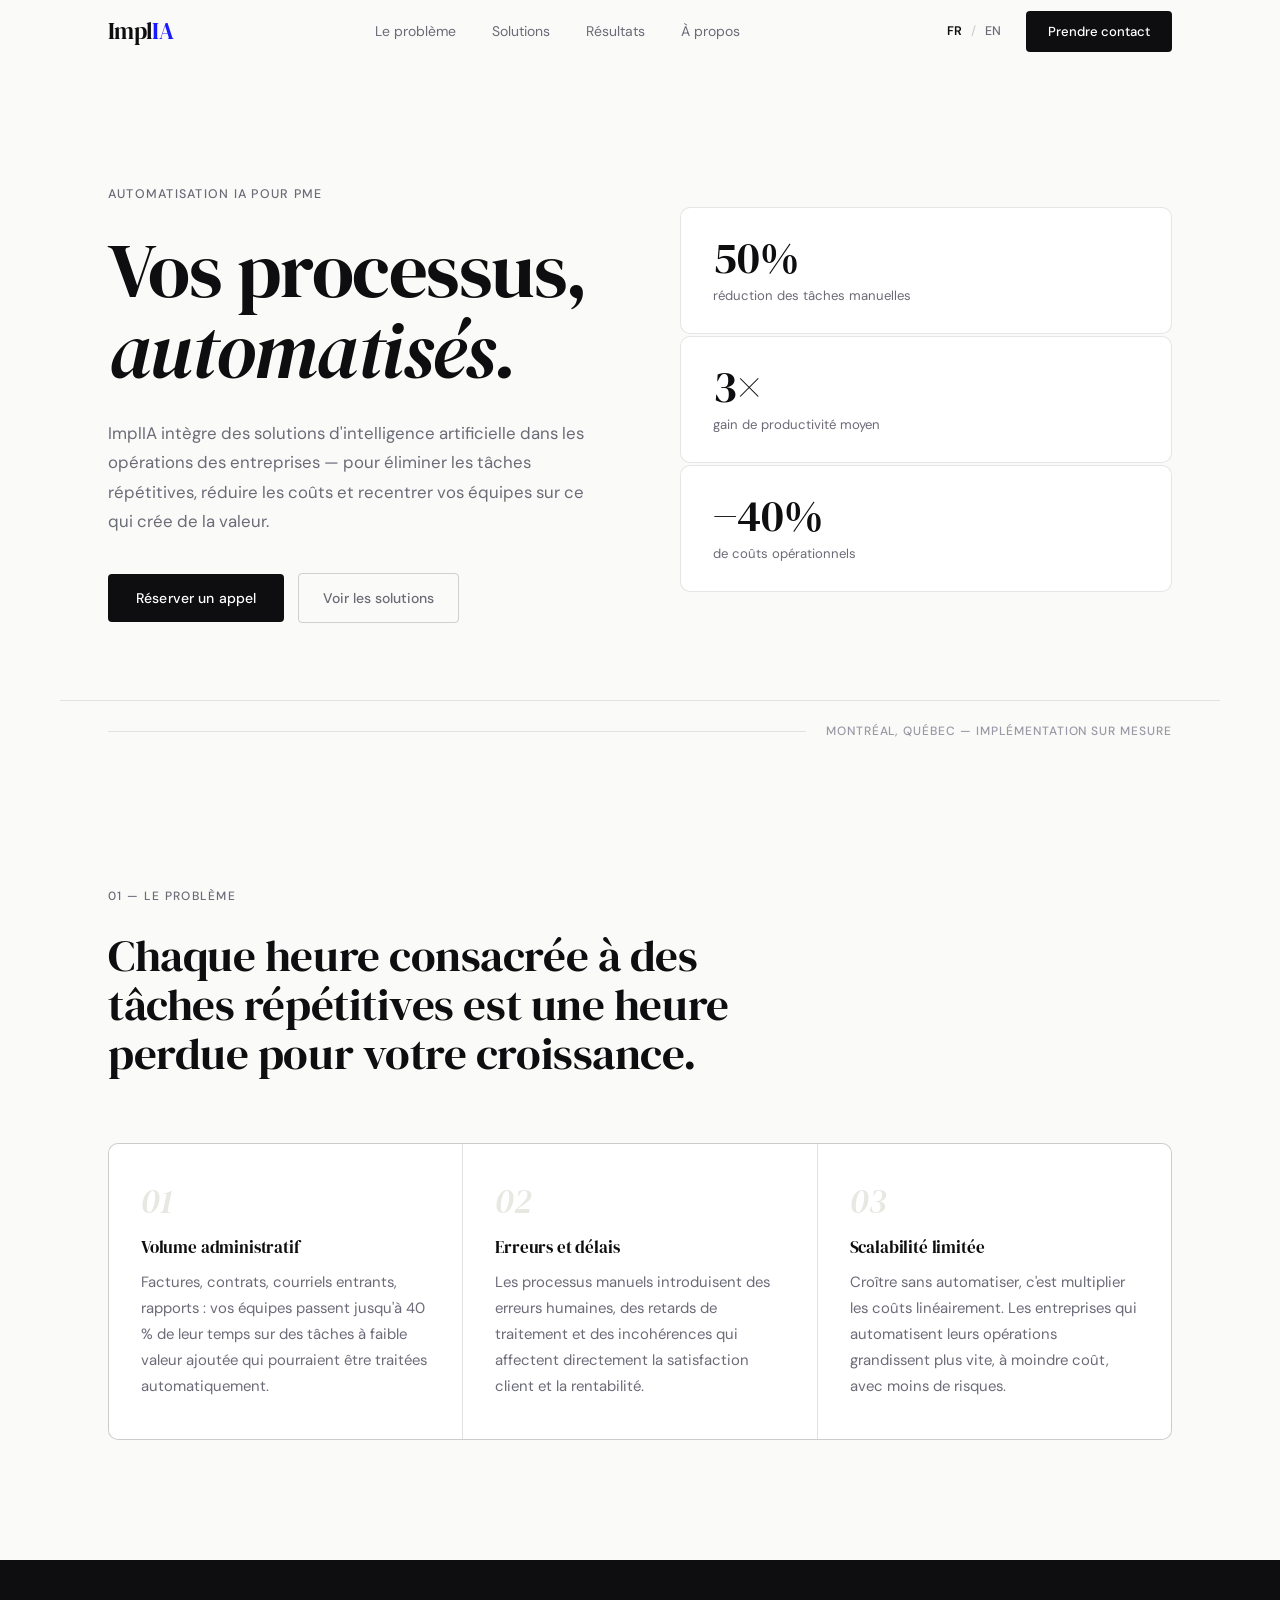
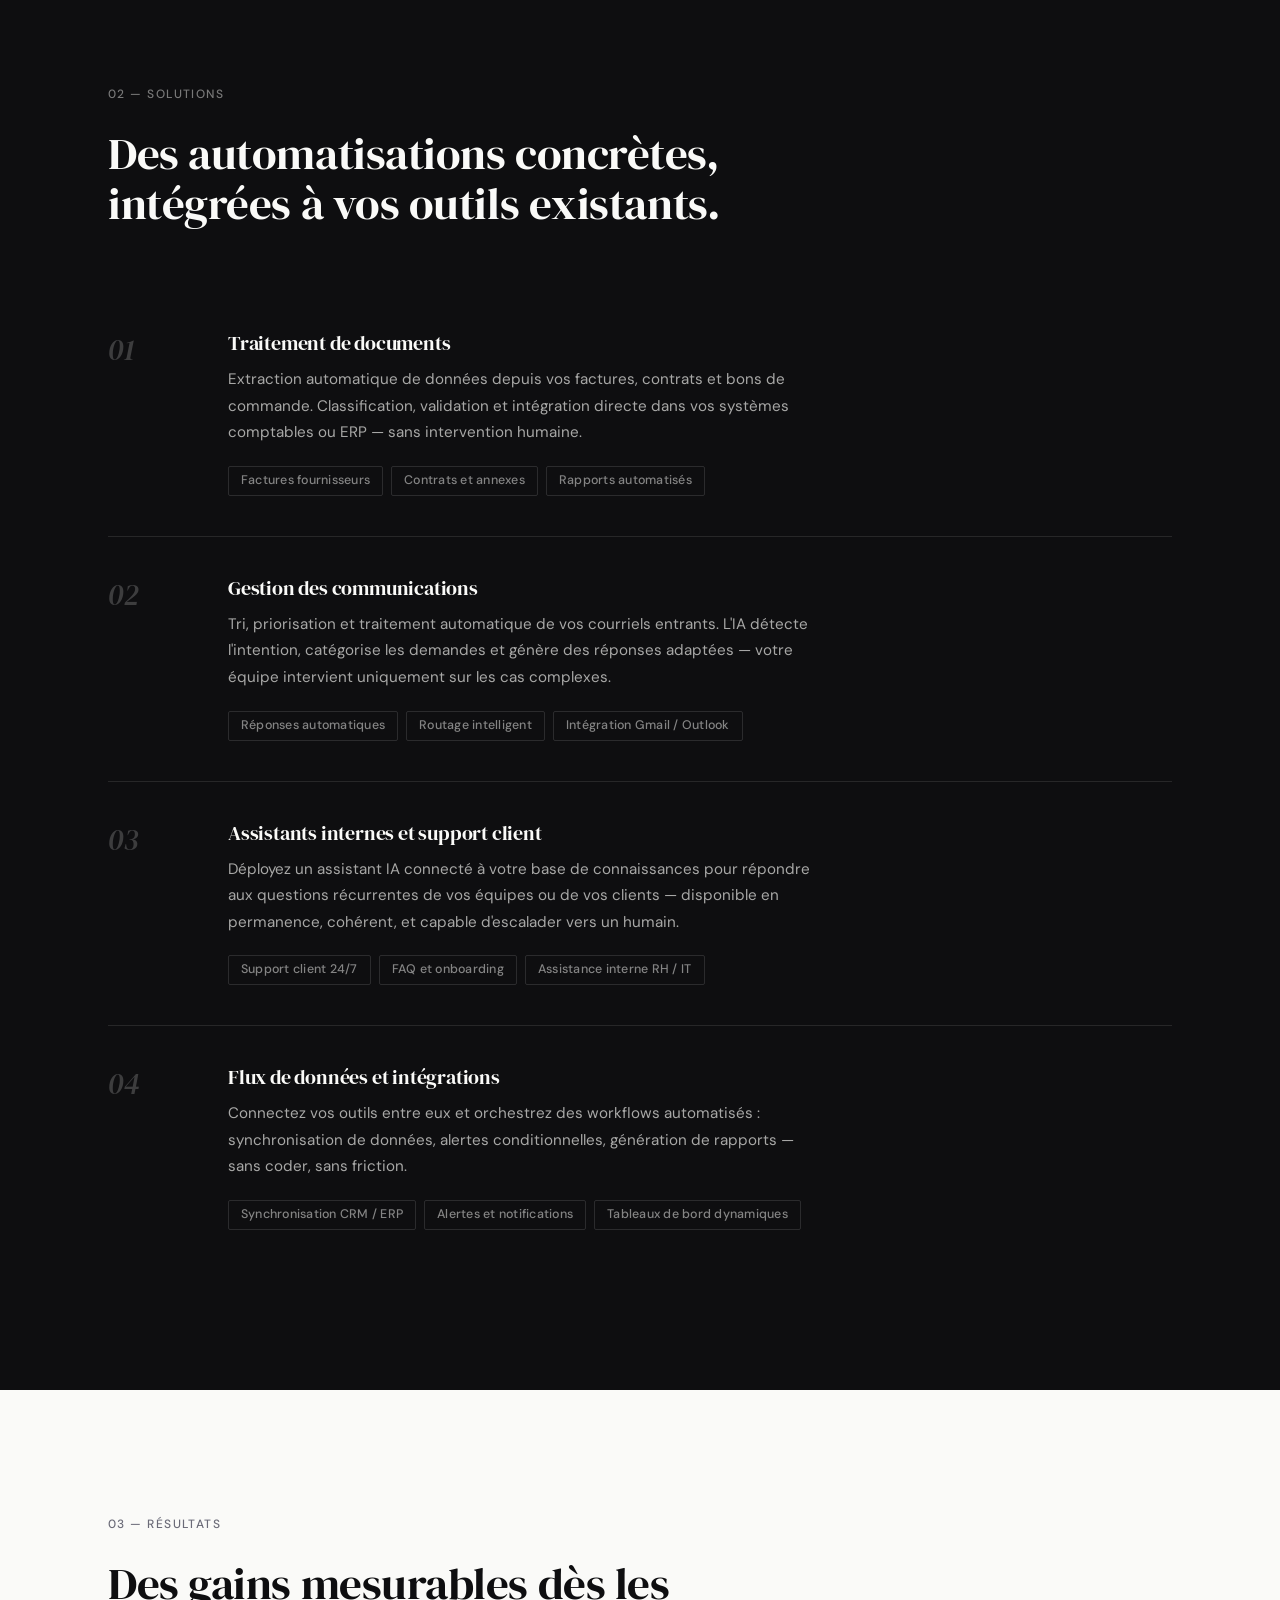
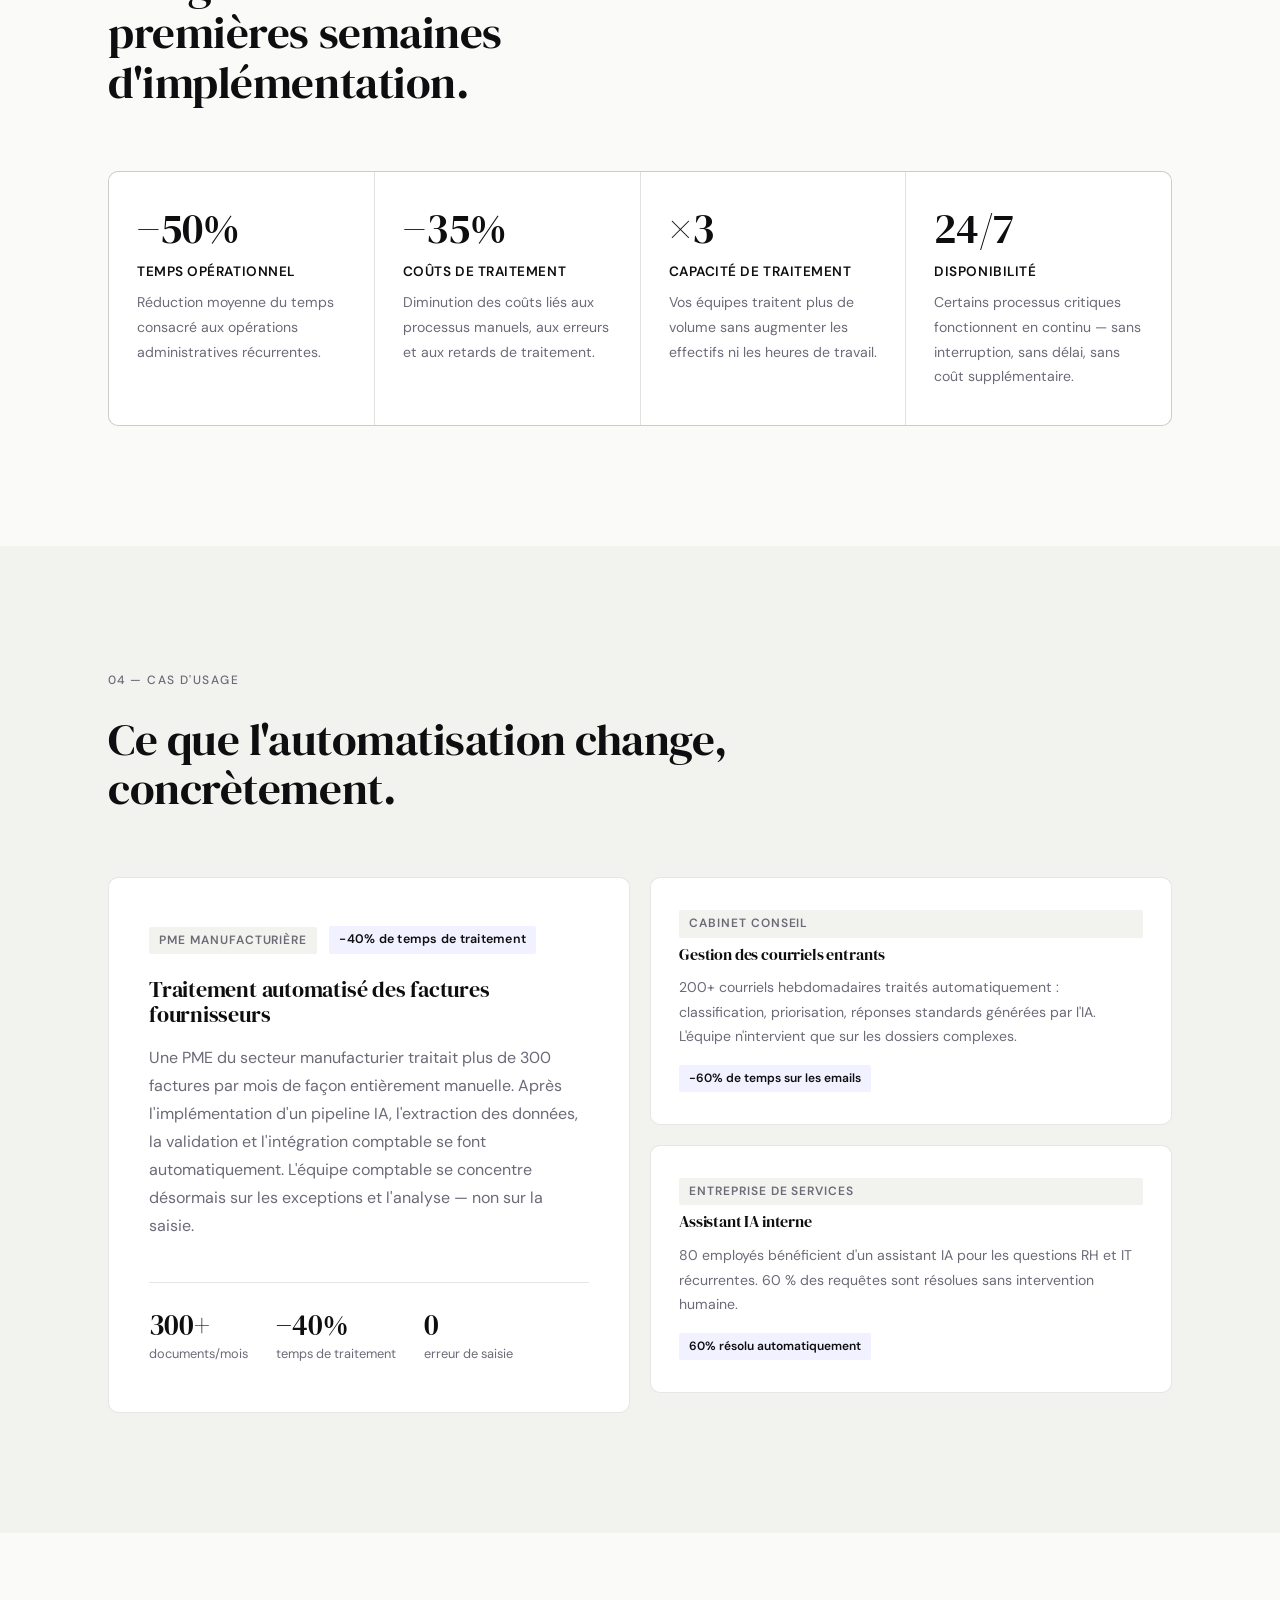
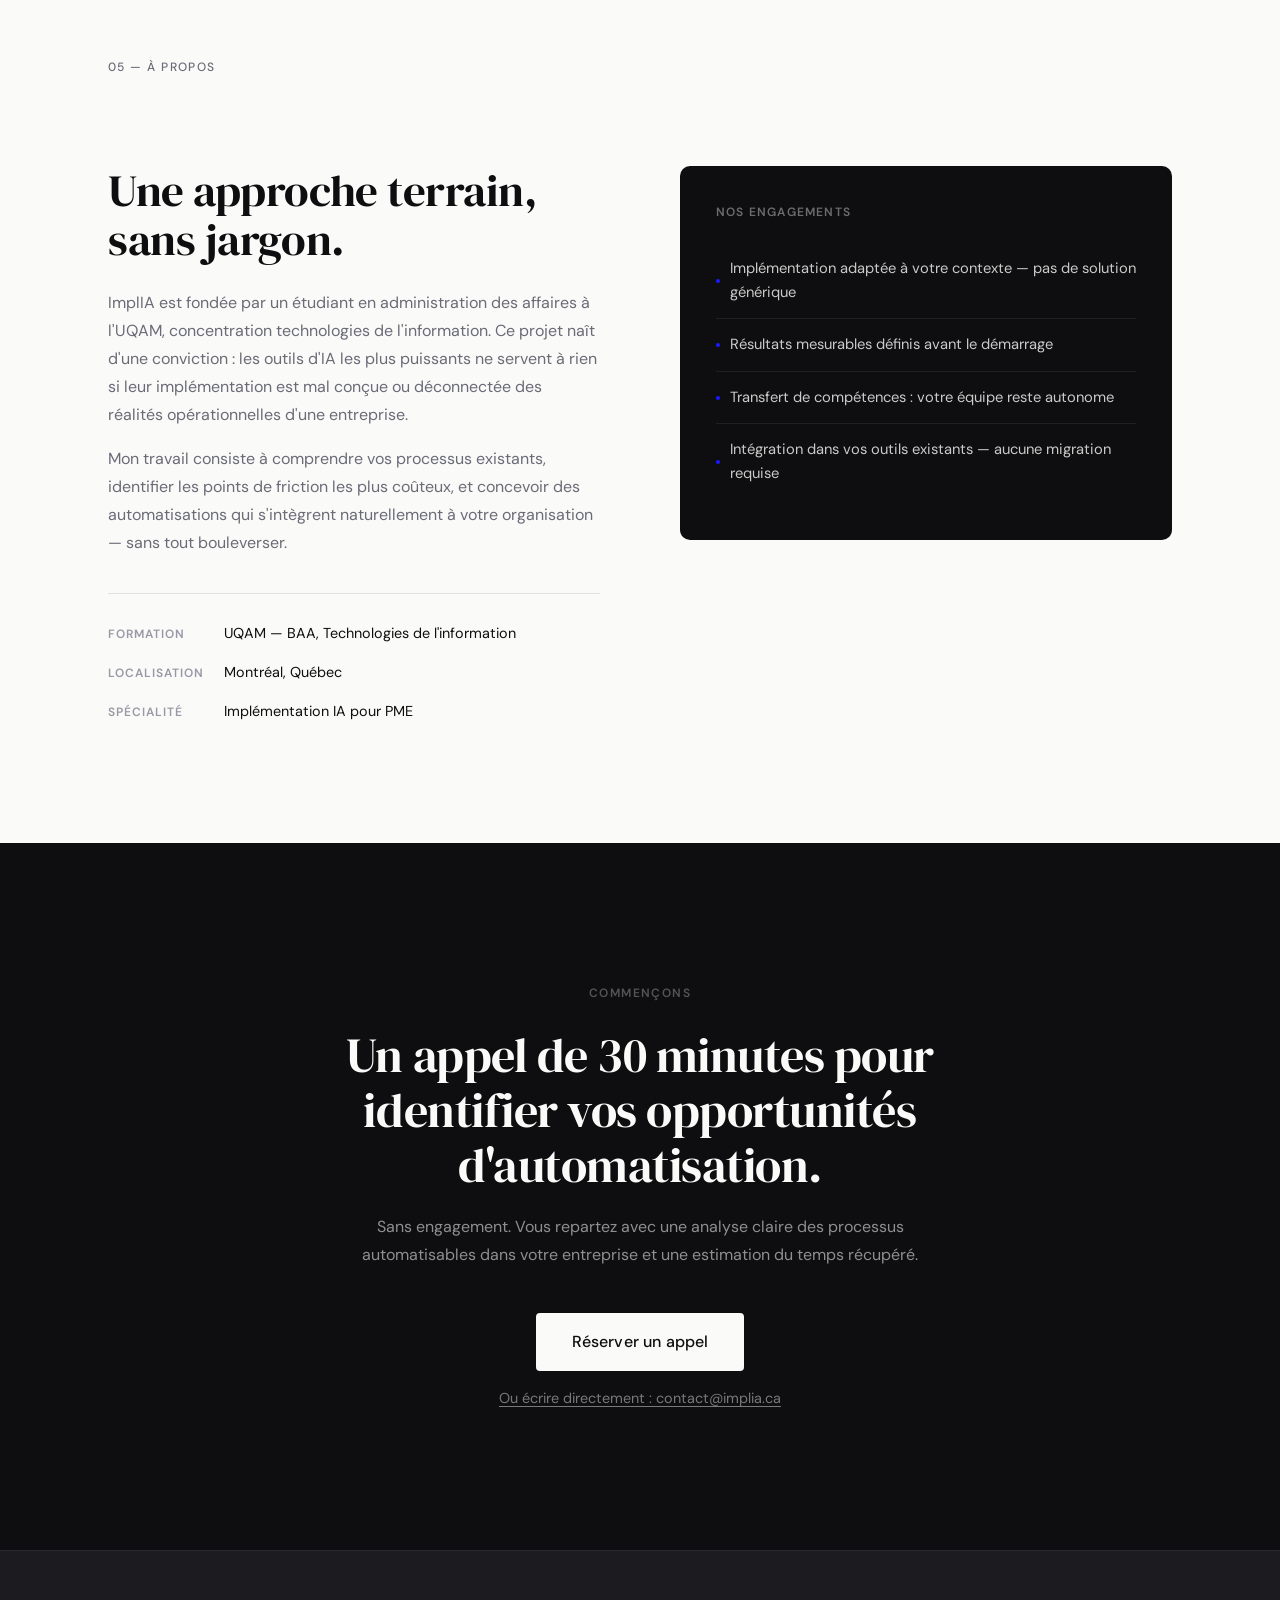
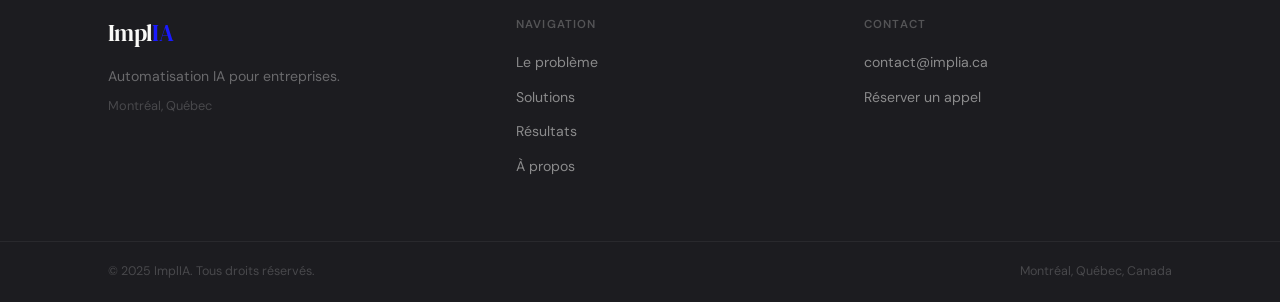
<file: index.html>
<!DOCTYPE html>
<html lang="fr">
<head>
  <meta charset="UTF-8" />
  <meta name="viewport" content="width=device-width, initial-scale=1.0" />
  <title>ImplIA — Automatisation IA pour entreprises</title>
  <meta name="description" content="ImplIA implémente des solutions d'intelligence artificielle sur mesure pour automatiser les processus des PME et augmenter leur productivité." />
  <link rel="stylesheet" href="style.css" />
  <link rel="preconnect" href="https://fonts.googleapis.com" />
  <link rel="preconnect" href="https://fonts.gstatic.com" crossorigin />
  <link href="https://fonts.googleapis.com/css2?family=DM+Sans:ital,opsz,wght@0,9..40,300;0,9..40,400;0,9..40,500;1,9..40,300&family=DM+Serif+Display:ital@0;1&display=swap" rel="stylesheet" />
</head>
<body>

  <!-- ========================================================
       NAVIGATION
  ======================================================== -->
  <header class="site-header" id="site-header">
    <div class="header-inner container">

      <a href="#" class="wordmark" aria-label="ImplIA">
        Impl<span>IA</span>
      </a>

      <nav class="main-nav" id="main-nav" role="navigation">
        <a href="#probleme" data-fr="Le problème" data-en="The Problem" class="nav-link">Le problème</a>
        <a href="#solutions" data-fr="Solutions" data-en="Solutions" class="nav-link">Solutions</a>
        <a href="#benefices" data-fr="Résultats" data-en="Results" class="nav-link">Résultats</a>
        <a href="#apropos" data-fr="À propos" data-en="About" class="nav-link">À propos</a>
      </nav>

      <div class="header-actions">
        <!-- Language toggle -->
        <button class="lang-toggle" id="lang-toggle" aria-label="Switch language">
          <span class="lang-opt" data-lang="fr">FR</span>
          <span class="lang-sep">/</span>
          <span class="lang-opt" data-lang="en">EN</span>
        </button>
        <a href="#contact" class="btn-cta header-cta" data-fr="Prendre contact" data-en="Get in touch">Prendre contact</a>
        <button class="hamburger" id="hamburger" aria-label="Toggle menu" aria-expanded="false">
          <span></span><span></span>
        </button>
      </div>

    </div>
  </header>

  <main>

    <!-- ========================================================
         HERO
    ======================================================== -->
    <section class="hero" id="hero">
      <div class="container hero-layout">

        <div class="hero-text">
          <p class="eyebrow" data-fr="Automatisation IA pour PME" data-en="AI Automation for SMBs">Automatisation IA pour PME</p>
          <h1 class="hero-heading">
            <span class="line" data-fr="Vos processus," data-en="Your processes,">Vos processus,</span>
            <span class="line italic" data-fr="automatisés." data-en="automated.">automatisés.</span>
          </h1>
          <p class="hero-body" data-fr="ImplIA intègre des solutions d'intelligence artificielle dans les opérations des entreprises — pour éliminer les tâches répétitives, réduire les coûts et recentrer vos équipes sur ce qui crée de la valeur." data-en="ImplIA embeds artificial intelligence solutions into business operations — eliminating repetitive tasks, reducing costs, and refocusing your teams on what drives real value.">ImplIA intègre des solutions d'intelligence artificielle dans les opérations des entreprises — pour éliminer les tâches répétitives, réduire les coûts et recentrer vos équipes sur ce qui crée de la valeur.</p>
          <div class="hero-actions">
            <a href="#contact" class="btn-primary" data-fr="Réserver un appel" data-en="Book a call">Réserver un appel</a>
            <a href="#solutions" class="btn-secondary" data-fr="Voir les solutions" data-en="See solutions">Voir les solutions</a>
          </div>
        </div>

        <div class="hero-metrics">
          <div class="metric-card">
            <span class="metric-value">50%</span>
            <span class="metric-label" data-fr="réduction des tâches manuelles" data-en="reduction in manual tasks">réduction des tâches manuelles</span>
          </div>
          <div class="metric-card">
            <span class="metric-value">3×</span>
            <span class="metric-label" data-fr="gain de productivité moyen" data-en="average productivity gain">gain de productivité moyen</span>
          </div>
          <div class="metric-card">
            <span class="metric-value">−40%</span>
            <span class="metric-label" data-fr="de coûts opérationnels" data-en="in operational costs">de coûts opérationnels</span>
          </div>
        </div>

      </div>

      <div class="hero-rule container">
        <div class="rule-line"></div>
        <p class="rule-text" data-fr="Montréal, Québec — Implémentation sur mesure" data-en="Montréal, Québec — Custom implementation">Montréal, Québec — Implémentation sur mesure</p>
      </div>
    </section>

    <!-- ========================================================
         PROBLÈME
    ======================================================== -->
    <section class="section" id="probleme">
      <div class="container">

        <div class="section-header">
          <p class="section-tag" data-fr="01 — Le problème" data-en="01 — The Problem">01 — Le problème</p>
          <h2 data-fr="Chaque heure consacrée à des tâches répétitives est une heure perdue pour votre croissance." data-en="Every hour spent on repetitive tasks is an hour lost to your growth.">Chaque heure consacrée à des tâches répétitives est une heure perdue pour votre croissance.</h2>
        </div>

        <div class="problem-grid">
          <div class="problem-item reveal">
            <div class="problem-num">01</div>
            <h3 data-fr="Volume administratif" data-en="Administrative overload">Volume administratif</h3>
            <p data-fr="Factures, contrats, courriels entrants, rapports : vos équipes passent jusqu'à 40 % de leur temps sur des tâches à faible valeur ajoutée qui pourraient être traitées automatiquement." data-en="Invoices, contracts, incoming emails, reports: your teams spend up to 40% of their time on low-value tasks that could be handled automatically.">Factures, contrats, courriels entrants, rapports : vos équipes passent jusqu'à 40 % de leur temps sur des tâches à faible valeur ajoutée qui pourraient être traitées automatiquement.</p>
          </div>
          <div class="problem-item reveal">
            <div class="problem-num">02</div>
            <h3 data-fr="Erreurs et délais" data-en="Errors and delays">Erreurs et délais</h3>
            <p data-fr="Les processus manuels introduisent des erreurs humaines, des retards de traitement et des incohérences qui affectent directement la satisfaction client et la rentabilité." data-en="Manual processes introduce human error, processing delays, and inconsistencies that directly affect customer satisfaction and profitability.">Les processus manuels introduisent des erreurs humaines, des retards de traitement et des incohérences qui affectent directement la satisfaction client et la rentabilité.</p>
          </div>
          <div class="problem-item reveal">
            <div class="problem-num">03</div>
            <h3 data-fr="Scalabilité limitée" data-en="Limited scalability">Scalabilité limitée</h3>
            <p data-fr="Croître sans automatiser, c'est multiplier les coûts linéairement. Les entreprises qui automatisent leurs opérations grandissent plus vite, à moindre coût, avec moins de risques." data-en="Growing without automating means multiplying costs linearly. Companies that automate their operations grow faster, at lower cost, with less risk.">Croître sans automatiser, c'est multiplier les coûts linéairement. Les entreprises qui automatisent leurs opérations grandissent plus vite, à moindre coût, avec moins de risques.</p>
          </div>
        </div>

      </div>
    </section>

    <!-- ========================================================
         SOLUTIONS
    ======================================================== -->
    <section class="section section-dark" id="solutions">
      <div class="container">

        <div class="section-header section-header-light">
          <p class="section-tag section-tag-light" data-fr="02 — Solutions" data-en="02 — Solutions">02 — Solutions</p>
          <h2 data-fr="Des automatisations concrètes, intégrées à vos outils existants." data-en="Concrete automations, integrated into your existing tools.">Des automatisations concrètes, intégrées à vos outils existants.</h2>
        </div>

        <div class="solutions-list">

          <div class="solution-row reveal">
            <div class="solution-index">01</div>
            <div class="solution-content">
              <h3 data-fr="Traitement de documents" data-en="Document processing">Traitement de documents</h3>
              <p data-fr="Extraction automatique de données depuis vos factures, contrats et bons de commande. Classification, validation et intégration directe dans vos systèmes comptables ou ERP — sans intervention humaine." data-en="Automatic data extraction from your invoices, contracts, and purchase orders. Classification, validation, and direct integration into your accounting or ERP systems — without human intervention.">Extraction automatique de données depuis vos factures, contrats et bons de commande. Classification, validation et intégration directe dans vos systèmes comptables ou ERP — sans intervention humaine.</p>
              <ul class="solution-tags">
                <li data-fr="Factures fournisseurs" data-en="Supplier invoices">Factures fournisseurs</li>
                <li data-fr="Contrats et annexes" data-en="Contracts & annexes">Contrats et annexes</li>
                <li data-fr="Rapports automatisés" data-en="Automated reports">Rapports automatisés</li>
              </ul>
            </div>
          </div>

          <div class="solution-row reveal">
            <div class="solution-index">02</div>
            <div class="solution-content">
              <h3 data-fr="Gestion des communications" data-en="Communications management">Gestion des communications</h3>
              <p data-fr="Tri, priorisation et traitement automatique de vos courriels entrants. L'IA détecte l'intention, catégorise les demandes et génère des réponses adaptées — votre équipe intervient uniquement sur les cas complexes." data-en="Automatic sorting, prioritization, and handling of incoming emails. AI detects intent, categorizes requests, and generates tailored responses — your team only steps in for complex cases.">Tri, priorisation et traitement automatique de vos courriels entrants. L'IA détecte l'intention, catégorise les demandes et génère des réponses adaptées — votre équipe intervient uniquement sur les cas complexes.</p>
              <ul class="solution-tags">
                <li data-fr="Réponses automatiques" data-en="Automated replies">Réponses automatiques</li>
                <li data-fr="Routage intelligent" data-en="Smart routing">Routage intelligent</li>
                <li data-fr="Intégration Gmail / Outlook" data-en="Gmail / Outlook integration">Intégration Gmail / Outlook</li>
              </ul>
            </div>
          </div>

          <div class="solution-row reveal">
            <div class="solution-index">03</div>
            <div class="solution-content">
              <h3 data-fr="Assistants internes et support client" data-en="Internal assistants & customer support">Assistants internes et support client</h3>
              <p data-fr="Déployez un assistant IA connecté à votre base de connaissances pour répondre aux questions récurrentes de vos équipes ou de vos clients — disponible en permanence, cohérent, et capable d'escalader vers un humain." data-en="Deploy an AI assistant connected to your knowledge base to answer recurring questions from your teams or clients — always available, consistent, and capable of escalating to a human.">Déployez un assistant IA connecté à votre base de connaissances pour répondre aux questions récurrentes de vos équipes ou de vos clients — disponible en permanence, cohérent, et capable d'escalader vers un humain.</p>
              <ul class="solution-tags">
                <li data-fr="Support client 24/7" data-en="24/7 customer support">Support client 24/7</li>
                <li data-fr="FAQ et onboarding" data-en="FAQ & onboarding">FAQ et onboarding</li>
                <li data-fr="Assistance interne RH / IT" data-en="Internal HR / IT support">Assistance interne RH / IT</li>
              </ul>
            </div>
          </div>

          <div class="solution-row reveal">
            <div class="solution-index">04</div>
            <div class="solution-content">
              <h3 data-fr="Flux de données et intégrations" data-en="Data flows & integrations">Flux de données et intégrations</h3>
              <p data-fr="Connectez vos outils entre eux et orchestrez des workflows automatisés : synchronisation de données, alertes conditionnelles, génération de rapports — sans coder, sans friction." data-en="Connect your tools and orchestrate automated workflows: data synchronization, conditional alerts, report generation — no coding, no friction.">Connectez vos outils entre eux et orchestrez des workflows automatisés : synchronisation de données, alertes conditionnelles, génération de rapports — sans coder, sans friction.</p>
              <ul class="solution-tags">
                <li data-fr="Synchronisation CRM / ERP" data-en="CRM / ERP sync">Synchronisation CRM / ERP</li>
                <li data-fr="Alertes et notifications" data-en="Alerts & notifications">Alertes et notifications</li>
                <li data-fr="Tableaux de bord dynamiques" data-en="Dynamic dashboards">Tableaux de bord dynamiques</li>
              </ul>
            </div>
          </div>

        </div>
      </div>
    </section>

    <!-- ========================================================
         BÉNÉFICES
    ======================================================== -->
    <section class="section" id="benefices">
      <div class="container">

        <div class="section-header">
          <p class="section-tag" data-fr="03 — Résultats" data-en="03 — Results">03 — Résultats</p>
          <h2 data-fr="Des gains mesurables dès les premières semaines d'implémentation." data-en="Measurable gains from the first weeks of implementation.">Des gains mesurables dès les premières semaines d'implémentation.</h2>
        </div>

        <div class="benefits-grid">
          <div class="benefit-card reveal">
            <div class="benefit-kpi">−50%</div>
            <h3 data-fr="Temps opérationnel" data-en="Operational time">Temps opérationnel</h3>
            <p data-fr="Réduction moyenne du temps consacré aux opérations administratives récurrentes." data-en="Average reduction in time spent on recurring administrative operations.">Réduction moyenne du temps consacré aux opérations administratives récurrentes.</p>
          </div>
          <div class="benefit-card reveal">
            <div class="benefit-kpi">−35%</div>
            <h3 data-fr="Coûts de traitement" data-en="Processing costs">Coûts de traitement</h3>
            <p data-fr="Diminution des coûts liés aux processus manuels, aux erreurs et aux retards de traitement." data-en="Reduction in costs related to manual processes, errors, and processing delays.">Diminution des coûts liés aux processus manuels, aux erreurs et aux retards de traitement.</p>
          </div>
          <div class="benefit-card reveal">
            <div class="benefit-kpi">×3</div>
            <h3 data-fr="Capacité de traitement" data-en="Processing capacity">Capacité de traitement</h3>
            <p data-fr="Vos équipes traitent plus de volume sans augmenter les effectifs ni les heures de travail." data-en="Your teams handle more volume without increasing headcount or working hours.">Vos équipes traitent plus de volume sans augmenter les effectifs ni les heures de travail.</p>
          </div>
          <div class="benefit-card reveal">
            <div class="benefit-kpi">24/7</div>
            <h3 data-fr="Disponibilité" data-en="Availability">Disponibilité</h3>
            <p data-fr="Certains processus critiques fonctionnent en continu — sans interruption, sans délai, sans coût supplémentaire." data-en="Critical processes run continuously — without interruption, delay, or additional cost.">Certains processus critiques fonctionnent en continu — sans interruption, sans délai, sans coût supplémentaire.</p>
          </div>
        </div>

      </div>
    </section>

    <!-- ========================================================
         CAS D'USAGE
    ======================================================== -->
    <section class="section section-tinted" id="cas-usage">
      <div class="container">

        <div class="section-header">
          <p class="section-tag" data-fr="04 — Cas d'usage" data-en="04 — Use Cases">04 — Cas d'usage</p>
          <h2 data-fr="Ce que l'automatisation change, concrètement." data-en="What automation changes, concretely.">Ce que l'automatisation change, concrètement.</h2>
        </div>

        <div class="cases-layout">
          <div class="case-featured reveal">
            <div class="case-meta">
              <span class="case-sector" data-fr="PME manufacturière" data-en="Manufacturing SMB">PME manufacturière</span>
              <span class="case-result" data-fr="−40% de temps de traitement" data-en="−40% processing time">−40% de temps de traitement</span>
            </div>
            <h3 data-fr="Traitement automatisé des factures fournisseurs" data-en="Automated supplier invoice processing">Traitement automatisé des factures fournisseurs</h3>
            <p data-fr="Une PME du secteur manufacturier traitait plus de 300 factures par mois de façon entièrement manuelle. Après l'implémentation d'un pipeline IA, l'extraction des données, la validation et l'intégration comptable se font automatiquement. L'équipe comptable se concentre désormais sur les exceptions et l'analyse — non sur la saisie." data-en="A manufacturing SMB was processing over 300 invoices per month entirely manually. After implementing an AI pipeline, data extraction, validation, and accounting integration happen automatically. The accounting team now focuses on exceptions and analysis — not data entry.">Une PME du secteur manufacturier traitait plus de 300 factures par mois de façon entièrement manuelle. Après l'implémentation d'un pipeline IA, l'extraction des données, la validation et l'intégration comptable se font automatiquement. L'équipe comptable se concentre désormais sur les exceptions et l'analyse — non sur la saisie.</p>
            <div class="case-stats">
              <div>
                <strong>300+</strong>
                <span data-fr="documents/mois" data-en="documents/month">documents/mois</span>
              </div>
              <div>
                <strong>−40%</strong>
                <span data-fr="temps de traitement" data-en="processing time">temps de traitement</span>
              </div>
              <div>
                <strong>0</strong>
                <span data-fr="erreur de saisie" data-en="data entry errors">erreur de saisie</span>
              </div>
            </div>
          </div>

          <div class="cases-secondary">
            <div class="case-card reveal">
              <span class="case-sector" data-fr="Cabinet conseil" data-en="Consulting firm">Cabinet conseil</span>
              <h4 data-fr="Gestion des courriels entrants" data-en="Incoming email management">Gestion des courriels entrants</h4>
              <p data-fr="200+ courriels hebdomadaires traités automatiquement : classification, priorisation, réponses standards générées par l'IA. L'équipe n'intervient que sur les dossiers complexes." data-en="200+ weekly emails handled automatically: classification, prioritization, AI-generated standard responses. The team only steps in for complex files.">200+ courriels hebdomadaires traités automatiquement : classification, priorisation, réponses standards générées par l'IA. L'équipe n'intervient que sur les dossiers complexes.</p>
              <div class="case-tag" data-fr="−60% de temps sur les emails" data-en="−60% time spent on emails">−60% de temps sur les emails</div>
            </div>
            <div class="case-card reveal">
              <span class="case-sector" data-fr="Entreprise de services" data-en="Services company">Entreprise de services</span>
              <h4 data-fr="Assistant IA interne" data-en="Internal AI assistant">Assistant IA interne</h4>
              <p data-fr="80 employés bénéficient d'un assistant IA pour les questions RH et IT récurrentes. 60 % des requêtes sont résolues sans intervention humaine." data-en="80 employees benefit from an AI assistant for recurring HR and IT questions. 60% of requests are resolved without human intervention.">80 employés bénéficient d'un assistant IA pour les questions RH et IT récurrentes. 60 % des requêtes sont résolues sans intervention humaine.</p>
              <div class="case-tag" data-fr="60% résolu automatiquement" data-en="60% resolved automatically">60% résolu automatiquement</div>
            </div>
          </div>
        </div>

      </div>
    </section>

    <!-- ========================================================
         À PROPOS
    ======================================================== -->
    <section class="section" id="apropos">
      <div class="container">

        <div class="section-header">
          <p class="section-tag" data-fr="05 — À propos" data-en="05 — About">05 — À propos</p>
        </div>

        <div class="about-layout">
          <div class="about-text reveal">
            <h2 data-fr="Une approche terrain, sans jargon." data-en="A hands-on approach, without the jargon.">Une approche terrain, sans jargon.</h2>
            <p data-fr="ImplIA est fondée par un étudiant en administration des affaires à l'UQAM, concentration technologies de l'information. Ce projet naît d'une conviction : les outils d'IA les plus puissants ne servent à rien si leur implémentation est mal conçue ou déconnectée des réalités opérationnelles d'une entreprise." data-en="ImplIA was founded by a business administration student at UQAM, majoring in information technologies. This project stems from a conviction: the most powerful AI tools are worthless if their implementation is poorly designed or disconnected from a company's operational realities.">ImplIA est fondée par un étudiant en administration des affaires à l'UQAM, concentration technologies de l'information. Ce projet naît d'une conviction : les outils d'IA les plus puissants ne servent à rien si leur implémentation est mal conçue ou déconnectée des réalités opérationnelles d'une entreprise.</p>
            <p data-fr="Mon travail consiste à comprendre vos processus existants, identifier les points de friction les plus coûteux, et concevoir des automatisations qui s'intègrent naturellement à votre organisation — sans tout bouleverser." data-en="My work is to understand your existing processes, identify the most costly friction points, and design automations that integrate naturally into your organization — without disrupting everything.">Mon travail consiste à comprendre vos processus existants, identifier les points de friction les plus coûteux, et concevoir des automatisations qui s'intègrent naturellement à votre organisation — sans tout bouleverser.</p>
            <div class="about-details">
              <div class="about-detail">
                <span class="detail-label" data-fr="Formation" data-en="Education">Formation</span>
                <span class="detail-value">UQAM — BAA, Technologies de l'information</span>
              </div>
              <div class="about-detail">
                <span class="detail-label" data-fr="Localisation" data-en="Location">Localisation</span>
                <span class="detail-value">Montréal, Québec</span>
              </div>
              <div class="about-detail">
                <span class="detail-label" data-fr="Spécialité" data-en="Speciality">Spécialité</span>
                <span class="detail-value" data-fr="Implémentation IA pour PME" data-en="AI implementation for SMBs">Implémentation IA pour PME</span>
              </div>
            </div>
          </div>
          <div class="about-aside reveal">
            <div class="principle-card">
              <h4 data-fr="Nos engagements" data-en="Our commitments">Nos engagements</h4>
              <ul>
                <li data-fr="Implémentation adaptée à votre contexte — pas de solution générique" data-en="Implementation tailored to your context — no generic solution">Implémentation adaptée à votre contexte — pas de solution générique</li>
                <li data-fr="Résultats mesurables définis avant le démarrage" data-en="Measurable results defined before launch">Résultats mesurables définis avant le démarrage</li>
                <li data-fr="Transfert de compétences : votre équipe reste autonome" data-en="Knowledge transfer: your team stays autonomous">Transfert de compétences : votre équipe reste autonome</li>
                <li data-fr="Intégration dans vos outils existants — aucune migration requise" data-en="Integration into your existing tools — no migration required">Intégration dans vos outils existants — aucune migration requise</li>
              </ul>
            </div>
          </div>
        </div>

      </div>
    </section>

    <!-- ========================================================
         CTA
    ======================================================== -->
    <section class="section cta-section" id="contact">
      <div class="container">
        <div class="cta-block reveal">
          <p class="cta-pre" data-fr="Commençons" data-en="Let's start">Commençons</p>
          <h2 class="cta-heading" data-fr="Un appel de 30 minutes pour identifier vos opportunités d'automatisation." data-en="A 30-minute call to identify your automation opportunities.">Un appel de 30 minutes pour identifier vos opportunités d'automatisation.</h2>
          <p class="cta-sub" data-fr="Sans engagement. Vous repartez avec une analyse claire des processus automatisables dans votre entreprise et une estimation du temps récupéré." data-en="No commitment. You leave with a clear analysis of automatable processes in your business and an estimate of time saved.">Sans engagement. Vous repartez avec une analyse claire des processus automatisables dans votre entreprise et une estimation du temps récupéré.</p>
          <div class="cta-actions">
            <!-- Replace href with your Calendly or Google Meet link -->
            <a href="https://calendly.com/implia" target="_blank" rel="noopener noreferrer" class="btn-primary btn-primary-lg" data-fr="Réserver un appel" data-en="Book a call">Réserver un appel</a>
            <a href="mailto:contact@implia.ca" class="btn-text-link" data-fr="Ou écrire directement : contact@implia.ca" data-en="Or write directly: contact@implia.ca">Ou écrire directement : contact@implia.ca</a>
          </div>
        </div>
      </div>
    </section>

  </main>

  <!-- ========================================================
       FOOTER
  ======================================================== -->
  <footer class="site-footer">
    <div class="container footer-inner">
      <div class="footer-left">
        <a href="#" class="wordmark">Impl<span>IA</span></a>
        <p data-fr="Automatisation IA pour entreprises." data-en="AI automation for businesses.">Automatisation IA pour entreprises.</p>
        <p class="footer-location">Montréal, Québec</p>
      </div>
      <div class="footer-nav">
        <div class="footer-col">
          <p class="footer-col-title" data-fr="Navigation" data-en="Navigation">Navigation</p>
          <a href="#probleme" data-fr="Le problème" data-en="The Problem">Le problème</a>
          <a href="#solutions" data-fr="Solutions" data-en="Solutions">Solutions</a>
          <a href="#benefices" data-fr="Résultats" data-en="Results">Résultats</a>
          <a href="#apropos" data-fr="À propos" data-en="About">À propos</a>
        </div>
        <div class="footer-col">
          <p class="footer-col-title" data-fr="Contact" data-en="Contact">Contact</p>
          <a href="mailto:contact@implia.ca">contact@implia.ca</a>
          <a href="https://calendly.com/implia" target="_blank" rel="noopener noreferrer" data-fr="Réserver un appel" data-en="Book a call">Réserver un appel</a>
        </div>
      </div>
    </div>
    <div class="footer-bottom">
      <div class="container">
        <span data-fr="© 2025 ImplIA. Tous droits réservés." data-en="© 2025 ImplIA. All rights reserved.">© 2025 ImplIA. Tous droits réservés.</span>
        <span>Montréal, Québec, Canada</span>
      </div>
    </div>
  </footer>

  <script src="script.js"></script>
</body>
</html>
</file>
<file: style.css>
/* ============================================================
   ImplIA — style.css
   Aesthetic: Refined editorial minimalism
   Fonts: DM Serif Display (headings) + DM Sans (body)
   Palette: Near-black, off-white, warm accent
   ============================================================ */

/* ── Custom Properties ── */
:root {
  /* Color */
  --ink:           #0e0e10;
  --ink-2:         #1c1c20;
  --ink-3:         #2e2e35;
  --muted:         #6b6b78;
  --muted-2:       #9898a6;
  --surface:       #fafaf8;
  --surface-2:     #f2f2ee;
  --surface-3:     #e8e8e2;
  --white:         #ffffff;
  --accent:        #1a1aff;   /* deep blue — minimal, used sparingly */
  --accent-warm:   #c8b89a;   /* warm tan for tags / accents */
  --border:        rgba(14,14,16,0.10);
  --border-strong: rgba(14,14,16,0.18);

  /* Type */
  --serif:  'DM Serif Display', Georgia, serif;
  --sans:   'DM Sans', system-ui, sans-serif;

  /* Sizing */
  --nav-h:      64px;
  --max-w:      1160px;
  --r:          4px;
  --r-lg:       10px;

  /* Motion */
  --ease:        cubic-bezier(0.22, 1, 0.36, 1);
  --ease-in:     cubic-bezier(0.4, 0, 1, 1);
  --dur-fast:    160ms;
  --dur-med:     300ms;
  --dur-slow:    600ms;
}

/* ── Reset ── */
*, *::before, *::after { box-sizing: border-box; margin: 0; padding: 0; }
html { font-size: 16px; scroll-behavior: smooth; -webkit-font-smoothing: antialiased; }
body { font-family: var(--sans); background: var(--surface); color: var(--ink); line-height: 1.6; overflow-x: hidden; }
img, svg { display: block; max-width: 100%; }
a { color: inherit; text-decoration: none; }
ul { list-style: none; }
button { font: inherit; cursor: pointer; border: none; background: none; }

/* ── Container ── */
.container {
  max-width: var(--max-w);
  margin-inline: auto;
  padding-inline: clamp(20px, 4vw, 48px);
}

/* ── Typography Scale ── */
h1, h2, h3, h4 { font-family: var(--serif); font-weight: 400; line-height: 1.1; letter-spacing: -0.01em; color: var(--ink); }
h1 { font-size: clamp(2.6rem, 6vw, 4.6rem); }
h2 { font-size: clamp(1.9rem, 3.5vw, 3rem); }
h3 { font-size: clamp(1.1rem, 2vw, 1.4rem); }
h4 { font-size: 1.1rem; }
p  { font-size: 1rem; line-height: 1.75; color: var(--muted); }

.italic { font-style: italic; }

/* ── Buttons ── */
.btn-primary {
  display: inline-flex;
  align-items: center;
  gap: 8px;
  padding: 13px 28px;
  background: var(--ink);
  color: var(--white);
  font-family: var(--sans);
  font-size: 0.875rem;
  font-weight: 500;
  letter-spacing: 0.01em;
  border-radius: var(--r);
  transition: background var(--dur-fast) var(--ease), transform var(--dur-fast) var(--ease), box-shadow var(--dur-fast);
}
.btn-primary:hover {
  background: var(--ink-2);
  transform: translateY(-1px);
  box-shadow: 0 4px 16px rgba(14,14,16,0.18);
}
.btn-primary:active { transform: translateY(0); }
.btn-primary-lg { padding: 16px 36px; font-size: 1rem; }

.btn-secondary {
  display: inline-flex;
  align-items: center;
  gap: 6px;
  padding: 13px 24px;
  background: transparent;
  color: var(--muted);
  font-family: var(--sans);
  font-size: 0.875rem;
  font-weight: 500;
  border: 1px solid var(--border-strong);
  border-radius: var(--r);
  transition: border-color var(--dur-fast), color var(--dur-fast), transform var(--dur-fast);
}
.btn-secondary:hover {
  border-color: var(--ink);
  color: var(--ink);
  transform: translateY(-1px);
}

.btn-cta {
  display: inline-flex;
  align-items: center;
  padding: 10px 22px;
  background: var(--ink);
  color: var(--white);
  font-size: 0.82rem;
  font-weight: 500;
  border-radius: var(--r);
  transition: background var(--dur-fast), transform var(--dur-fast);
}
.btn-cta:hover { background: var(--ink-2); transform: translateY(-1px); }

.btn-text-link {
  font-size: 0.9rem;
  color: var(--muted);
  text-decoration: underline;
  text-underline-offset: 3px;
  transition: color var(--dur-fast);
}
.btn-text-link:hover { color: var(--ink); }


/* ============================================================
   HEADER / NAV
   ============================================================ */
.site-header {
  position: fixed;
  inset: 0 0 auto;
  z-index: 200;
  height: var(--nav-h);
  transition: background var(--dur-med) var(--ease), border-color var(--dur-med);
  border-bottom: 1px solid transparent;
}
.site-header.scrolled {
  background: rgba(250,250,248,0.88);
  backdrop-filter: blur(20px);
  -webkit-backdrop-filter: blur(20px);
  border-bottom-color: var(--border);
}

.header-inner {
  height: 100%;
  display: flex;
  align-items: center;
  justify-content: space-between;
  gap: 32px;
}

.wordmark {
  font-family: var(--serif);
  font-size: 1.45rem;
  font-weight: 400;
  color: var(--ink);
  letter-spacing: -0.03em;
  flex-shrink: 0;
}
.wordmark span { color: var(--accent); }

.main-nav {
  display: flex;
  align-items: center;
  gap: 36px;
}
.nav-link {
  font-size: 0.875rem;
  font-weight: 400;
  color: var(--muted);
  position: relative;
  transition: color var(--dur-fast);
}
.nav-link::after {
  content: '';
  position: absolute;
  bottom: -3px;
  left: 0;
  width: 0;
  height: 1px;
  background: var(--ink);
  transition: width var(--dur-med) var(--ease);
}
.nav-link:hover { color: var(--ink); }
.nav-link:hover::after,
.nav-link.active::after { width: 100%; }
.nav-link.active { color: var(--ink); }

.header-actions {
  display: flex;
  align-items: center;
  gap: 20px;
}

/* Language toggle */
.lang-toggle {
  display: flex;
  align-items: center;
  gap: 4px;
  font-size: 0.78rem;
  font-weight: 500;
  letter-spacing: 0.05em;
  color: var(--muted);
  padding: 6px 0;
  transition: color var(--dur-fast);
}
.lang-toggle:hover { color: var(--ink); }
.lang-opt {
  padding: 2px 4px;
  border-radius: 2px;
  transition: color var(--dur-fast), background var(--dur-fast);
}
.lang-opt.active {
  color: var(--ink);
  font-weight: 600;
}
.lang-sep { color: var(--border-strong); }

/* Hamburger */
.hamburger {
  display: none;
  flex-direction: column;
  justify-content: center;
  gap: 6px;
  padding: 4px;
  width: 32px;
  height: 32px;
}
.hamburger span {
  display: block;
  width: 22px;
  height: 1.5px;
  background: var(--ink);
  transition: transform var(--dur-med) var(--ease), opacity var(--dur-med);
}
.hamburger.is-open span:nth-child(1) { transform: translateY(7.5px) rotate(45deg); }
.hamburger.is-open span:nth-child(2) { transform: translateY(-7.5px) rotate(-45deg); }


/* ============================================================
   SECTIONS — shared
   ============================================================ */
.section { padding-block: clamp(72px, 10vw, 120px); }
.section-dark   { background: var(--ink); color: var(--surface); }
.section-tinted { background: var(--surface-2); }

.section-header { margin-bottom: 64px; }
.section-tag {
  display: inline-block;
  font-family: var(--sans);
  font-size: 0.75rem;
  font-weight: 500;
  letter-spacing: 0.12em;
  text-transform: uppercase;
  color: var(--muted);
  margin-bottom: 24px;
}
.section-tag-light { color: rgba(250,250,248,0.45); }
.section-header-light h2 { color: var(--surface); }
.section-header h2 { max-width: 700px; }

/* Reveal on scroll */
.reveal {
  opacity: 0;
  transform: translateY(20px);
  transition: opacity var(--dur-slow) var(--ease), transform var(--dur-slow) var(--ease);
}
.reveal.in-view {
  opacity: 1;
  transform: translateY(0);
}


/* ============================================================
   HERO
   ============================================================ */
.hero {
  padding-top: calc(var(--nav-h) + clamp(64px, 10vw, 120px));
  padding-bottom: 0;
  overflow: hidden;
}

.hero-layout {
  display: grid;
  grid-template-columns: 1fr 1fr;
  gap: 80px;
  align-items: end;
  padding-bottom: clamp(48px, 6vw, 80px);
}

.eyebrow {
  font-family: var(--sans);
  font-size: 0.78rem;
  font-weight: 500;
  letter-spacing: 0.1em;
  text-transform: uppercase;
  color: var(--muted);
  margin-bottom: 24px;
}

.hero-heading {
  display: flex;
  flex-direction: column;
  margin-bottom: 28px;
}
.hero-heading .line {
  font-family: var(--serif);
  font-size: clamp(2.8rem, 6vw, 4.8rem);
  line-height: 1.05;
  letter-spacing: -0.02em;
}

.hero-body {
  max-width: 500px;
  font-size: 1.05rem;
  margin-bottom: 36px;
}

.hero-actions {
  display: flex;
  align-items: center;
  gap: 14px;
  flex-wrap: wrap;
}

/* Metric cards */
.hero-metrics {
  display: flex;
  flex-direction: column;
  gap: 2px;
  align-self: center;
  padding-bottom: 8px;
}

.metric-card {
  display: flex;
  flex-direction: column;
  padding: 28px 32px;
  border: 1px solid var(--border);
  border-radius: var(--r-lg);
  background: var(--white);
  transition: border-color var(--dur-med), transform var(--dur-med) var(--ease);
}
.metric-card:hover { border-color: var(--border-strong); transform: translateX(4px); }

.metric-value {
  font-family: var(--serif);
  font-size: 2.8rem;
  line-height: 1;
  color: var(--ink);
  margin-bottom: 6px;
}
.metric-label {
  font-size: 0.82rem;
  color: var(--muted);
  line-height: 1.4;
}

/* Rule bar */
.hero-rule {
  display: flex;
  align-items: center;
  gap: 20px;
  padding-block: 20px;
  border-top: 1px solid var(--border);
}
.rule-line { flex: 1; height: 1px; background: var(--border); }
.rule-text {
  font-size: 0.75rem;
  font-weight: 500;
  letter-spacing: 0.08em;
  text-transform: uppercase;
  color: var(--muted-2);
  white-space: nowrap;
}


/* ============================================================
   PROBLEM
   ============================================================ */
.problem-grid {
  display: grid;
  grid-template-columns: repeat(3, 1fr);
  gap: 1px;
  background: var(--border);
  border: 1px solid var(--border);
  border-radius: var(--r-lg);
  overflow: hidden;
}

.problem-item {
  background: var(--white);
  padding: 40px 32px;
  transition: background var(--dur-med);
}
.problem-item:hover { background: var(--surface-2); }

.problem-num {
  font-family: var(--serif);
  font-size: 2.2rem;
  color: var(--surface-3);
  line-height: 1;
  margin-bottom: 20px;
  font-style: italic;
}

.problem-item h3 {
  font-size: 1.05rem;
  margin-bottom: 12px;
}
.problem-item p { font-size: 0.93rem; }


/* ============================================================
   SOLUTIONS
   ============================================================ */
.solutions-list {
  display: flex;
  flex-direction: column;
}

.solution-row {
  display: grid;
  grid-template-columns: 80px 1fr;
  gap: 40px;
  padding-block: 40px;
  border-bottom: 1px solid rgba(250,250,248,0.1);
  align-items: start;
  transition: opacity var(--dur-med);
}
.solution-row:last-child { border-bottom: none; }
.solution-row:hover { opacity: 0.92; }

.solution-index {
  font-family: var(--serif);
  font-size: 1.8rem;
  font-style: italic;
  color: rgba(250,250,248,0.2);
  line-height: 1;
  padding-top: 4px;
}

.solution-content h3 {
  color: var(--surface);
  margin-bottom: 12px;
  font-size: 1.25rem;
}
.solution-content > p {
  color: rgba(250,250,248,0.65);
  font-size: 0.95rem;
  max-width: 600px;
  margin-bottom: 20px;
}

.solution-tags {
  display: flex;
  flex-wrap: wrap;
  gap: 8px;
}
.solution-tags li {
  font-size: 0.78rem;
  font-weight: 500;
  color: rgba(250,250,248,0.5);
  border: 1px solid rgba(250,250,248,0.12);
  padding: 4px 12px;
  border-radius: 2px;
  letter-spacing: 0.02em;
}


/* ============================================================
   BENEFITS
   ============================================================ */
.benefits-grid {
  display: grid;
  grid-template-columns: repeat(4, 1fr);
  gap: 1px;
  background: var(--border);
  border: 1px solid var(--border);
  border-radius: var(--r-lg);
  overflow: hidden;
}

.benefit-card {
  background: var(--white);
  padding: 36px 28px;
  transition: background var(--dur-med);
}
.benefit-card:hover { background: var(--surface-2); }

.benefit-kpi {
  font-family: var(--serif);
  font-size: 2.6rem;
  line-height: 1;
  color: var(--ink);
  margin-bottom: 16px;
}

.benefit-card h3 {
  font-family: var(--sans);
  font-size: 0.85rem;
  font-weight: 600;
  letter-spacing: 0.04em;
  text-transform: uppercase;
  color: var(--ink);
  margin-bottom: 10px;
}
.benefit-card p { font-size: 0.88rem; }


/* ============================================================
   USE CASES
   ============================================================ */
.cases-layout {
  display: grid;
  grid-template-columns: 1fr 1fr;
  gap: 20px;
}

.case-featured {
  background: var(--white);
  border: 1px solid var(--border);
  border-radius: var(--r-lg);
  padding: 48px 40px;
  grid-row: span 2;
  display: flex;
  flex-direction: column;
}

.case-meta {
  display: flex;
  align-items: center;
  gap: 12px;
  margin-bottom: 24px;
  flex-wrap: wrap;
}

.case-sector {
  font-size: 0.75rem;
  font-weight: 600;
  letter-spacing: 0.08em;
  text-transform: uppercase;
  color: var(--muted);
  background: var(--surface-2);
  padding: 4px 10px;
  border-radius: 2px;
}

.case-result {
  font-size: 0.78rem;
  font-weight: 600;
  color: var(--ink);
  background: rgba(26,26,255,0.06);
  padding: 4px 10px;
  border-radius: 2px;
  letter-spacing: 0.02em;
}

.case-featured h3 {
  font-size: 1.4rem;
  margin-bottom: 16px;
}
.case-featured > p { margin-bottom: 32px; flex: 1; }

.case-stats {
  display: flex;
  gap: 28px;
  padding-top: 28px;
  border-top: 1px solid var(--border);
  margin-top: auto;
}
.case-stats div { display: flex; flex-direction: column; gap: 4px; }
.case-stats strong { font-family: var(--serif); font-size: 1.8rem; font-weight: 400; color: var(--ink); line-height: 1; }
.case-stats span { font-size: 0.8rem; color: var(--muted); }

.cases-secondary {
  display: flex;
  flex-direction: column;
  gap: 20px;
}

.case-card {
  background: var(--white);
  border: 1px solid var(--border);
  border-radius: var(--r-lg);
  padding: 32px 28px;
  display: flex;
  flex-direction: column;
  gap: 8px;
  transition: border-color var(--dur-med), transform var(--dur-med) var(--ease);
}
.case-card:hover { border-color: var(--border-strong); transform: translateY(-2px); }

.case-card h4 { margin-bottom: 4px; font-size: 1rem; }
.case-card p { font-size: 0.88rem; }

.case-tag {
  display: inline-flex;
  align-self: flex-start;
  margin-top: 8px;
  font-size: 0.75rem;
  font-weight: 600;
  color: var(--ink);
  background: rgba(26,26,255,0.06);
  padding: 4px 10px;
  border-radius: 2px;
}


/* ============================================================
   ABOUT
   ============================================================ */
.about-layout {
  display: grid;
  grid-template-columns: 1fr 1fr;
  gap: 80px;
  align-items: start;
}

.about-text h2 { margin-bottom: 24px; }
.about-text p { margin-bottom: 16px; }

.about-details {
  margin-top: 36px;
  border-top: 1px solid var(--border);
  padding-top: 28px;
  display: flex;
  flex-direction: column;
  gap: 16px;
}

.about-detail {
  display: flex;
  align-items: baseline;
  gap: 16px;
  font-size: 0.9rem;
}
.detail-label {
  font-size: 0.75rem;
  font-weight: 600;
  letter-spacing: 0.08em;
  text-transform: uppercase;
  color: var(--muted-2);
  min-width: 100px;
}
.detail-value { color: var(--ink); font-weight: 400; }

.principle-card {
  background: var(--ink);
  color: var(--surface);
  border-radius: var(--r-lg);
  padding: 40px 36px;
}
.principle-card h4 {
  font-family: var(--sans);
  font-size: 0.75rem;
  font-weight: 600;
  letter-spacing: 0.1em;
  text-transform: uppercase;
  color: rgba(250,250,248,0.4);
  margin-bottom: 24px;
}
.principle-card ul { display: flex; flex-direction: column; gap: 0; }
.principle-card li {
  font-size: 0.92rem;
  color: rgba(250,250,248,0.8);
  line-height: 1.6;
  padding-block: 14px;
  border-bottom: 1px solid rgba(250,250,248,0.08);
  padding-left: 14px;
  position: relative;
}
.principle-card li::before {
  content: '';
  position: absolute;
  left: 0;
  top: 50%;
  transform: translateY(-50%);
  width: 4px;
  height: 4px;
  background: var(--accent);
  border-radius: 50%;
}
.principle-card li:last-child { border-bottom: none; }


/* ============================================================
   CTA
   ============================================================ */
.cta-section { background: var(--ink); }

.cta-block {
  max-width: 740px;
  margin-inline: auto;
  text-align: center;
  padding-block: 20px;
}

.cta-pre {
  font-size: 0.75rem;
  font-weight: 600;
  letter-spacing: 0.12em;
  text-transform: uppercase;
  color: rgba(250,250,248,0.3);
  margin-bottom: 24px;
}

.cta-heading {
  font-family: var(--serif);
  font-size: clamp(1.8rem, 4vw, 3rem);
  color: var(--surface);
  margin-bottom: 20px;
  line-height: 1.15;
}

.cta-sub {
  color: rgba(250,250,248,0.55);
  font-size: 1rem;
  margin-bottom: 44px;
  max-width: 560px;
  margin-inline: auto;
  margin-bottom: 44px;
}

.cta-actions {
  display: flex;
  flex-direction: column;
  align-items: center;
  gap: 16px;
}

.cta-section .btn-primary {
  background: var(--surface);
  color: var(--ink);
}
.cta-section .btn-primary:hover { background: var(--white); }

.cta-section .btn-text-link { color: rgba(250,250,248,0.45); }
.cta-section .btn-text-link:hover { color: rgba(250,250,248,0.75); }


/* ============================================================
   FOOTER
   ============================================================ */
.site-footer {
  background: var(--ink-2);
  border-top: 1px solid rgba(250,250,248,0.06);
}

.footer-inner {
  display: grid;
  grid-template-columns: 1fr 2fr;
  gap: 80px;
  padding-block: 64px;
}

.footer-left .wordmark { color: var(--surface); display: block; margin-bottom: 12px; }
.footer-left p { color: rgba(250,250,248,0.35); font-size: 0.88rem; margin-bottom: 6px; }
.footer-location { font-size: 0.8rem !important; color: rgba(250,250,248,0.2) !important; }

.footer-nav {
  display: grid;
  grid-template-columns: repeat(2, 1fr);
  gap: 40px;
}

.footer-col { display: flex; flex-direction: column; gap: 12px; }
.footer-col-title {
  font-size: 0.72rem;
  font-weight: 600;
  letter-spacing: 0.1em;
  text-transform: uppercase;
  color: rgba(250,250,248,0.25) !important;
  margin-bottom: 4px;
}
.footer-col a {
  font-size: 0.88rem;
  color: rgba(250,250,248,0.5);
  transition: color var(--dur-fast);
}
.footer-col a:hover { color: rgba(250,250,248,0.9); }

.footer-bottom {
  border-top: 1px solid rgba(250,250,248,0.06);
  padding-block: 20px;
}
.footer-bottom .container {
  display: flex;
  justify-content: space-between;
  align-items: center;
}
.footer-bottom span { font-size: 0.78rem; color: rgba(250,250,248,0.2); }


/* ============================================================
   RESPONSIVE
   ============================================================ */
@media (max-width: 1024px) {
  .hero-layout       { gap: 48px; }
  .benefits-grid     { grid-template-columns: repeat(2, 1fr); }
  .about-layout      { gap: 48px; }
}

@media (max-width: 900px) {
  .main-nav          { display: none; }
  .header-cta        { display: none; }
  .hamburger         { display: flex; }

  /* Mobile nav — appears as overlay */
  .main-nav.nav-open {
    display: flex;
    flex-direction: column;
    position: fixed;
    inset: var(--nav-h) 0 0;
    background: rgba(250,250,248,0.97);
    backdrop-filter: blur(20px);
    -webkit-backdrop-filter: blur(20px);
    padding: 40px clamp(20px, 4vw, 48px);
    gap: 28px;
    z-index: 199;
    border-top: 1px solid var(--border);
  }
  .main-nav.nav-open .nav-link {
    font-size: 1.2rem;
    color: var(--ink);
  }

  .hero-layout {
    grid-template-columns: 1fr;
    gap: 48px;
  }
  .hero-metrics {
    flex-direction: row;
    gap: 12px;
  }
  .metric-card { flex: 1; padding: 20px; }
  .metric-value { font-size: 2rem; }

  .problem-grid      { grid-template-columns: 1fr; }
  .solutions-list .solution-row { grid-template-columns: 48px 1fr; gap: 20px; }
  .cases-layout      { grid-template-columns: 1fr; }
  .case-featured     { grid-row: span 1; }
  .about-layout      { grid-template-columns: 1fr; gap: 40px; }
  .footer-inner      { grid-template-columns: 1fr; gap: 48px; }
}

@media (max-width: 620px) {
  .hero-metrics      { flex-direction: column; }
  .benefits-grid     { grid-template-columns: 1fr; }
  .case-stats        { flex-wrap: wrap; gap: 20px; }
  .hero-actions      { flex-direction: column; align-items: flex-start; }
  .footer-nav        { grid-template-columns: 1fr; }
  .footer-bottom .container { flex-direction: column; gap: 6px; text-align: center; }
}
</file>
